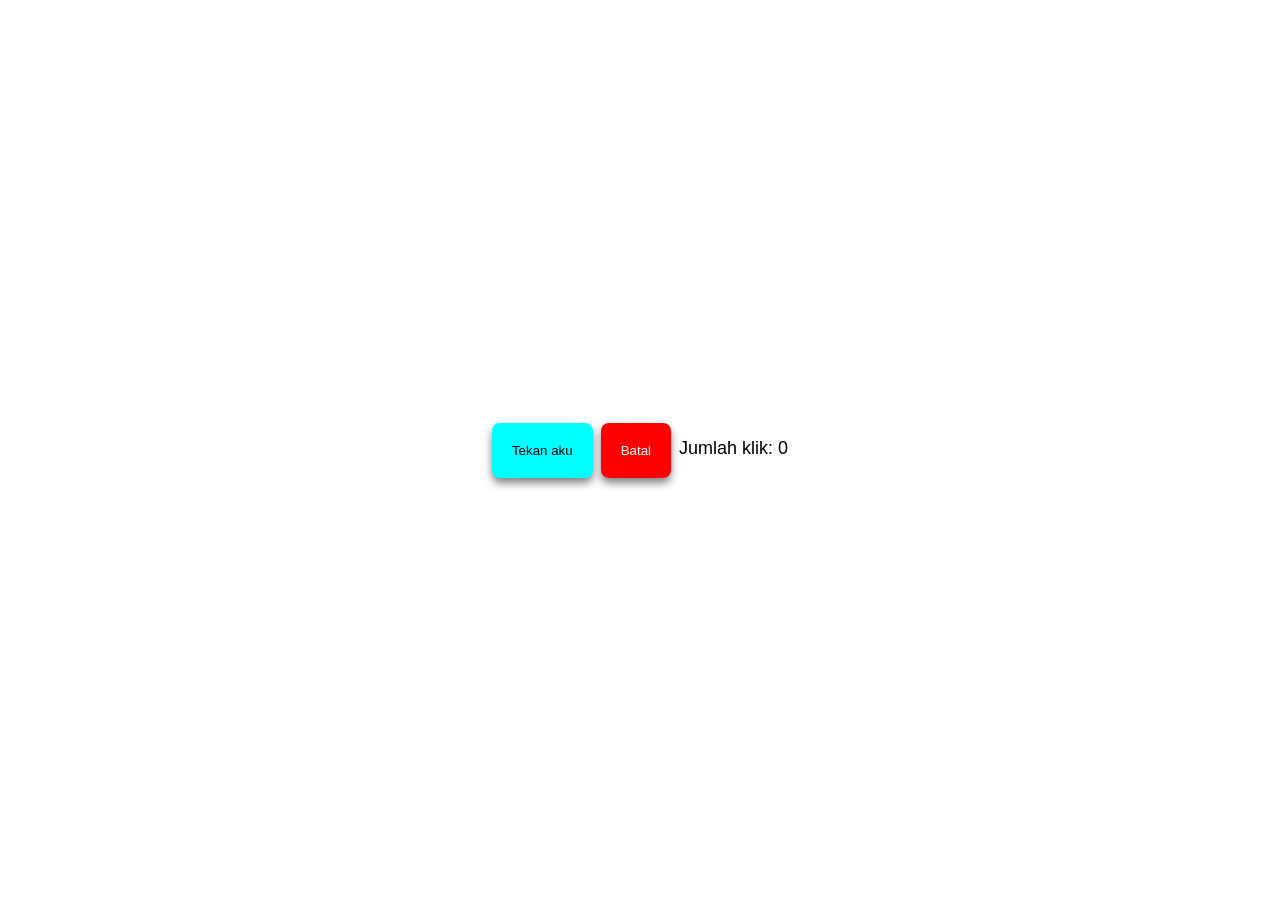
<file: index.html>
<!DOCTYPE html>
<html lang="id">
<head>
    <meta charset="UTF-8">
    <meta name="viewport" content="width=device-width, initial-scale=1.0">
    <title>Button</title>
    <link rel="stylesheet" href="style.css">
</head>
<body>
    <button id="myBtn">Tekan aku</button>
    <button id="resetBtn">Batal</button>
    <p id="counter">Jumlah klik: 0</p>

    <script src="script.js"></script>
</body>
</html>
</file>
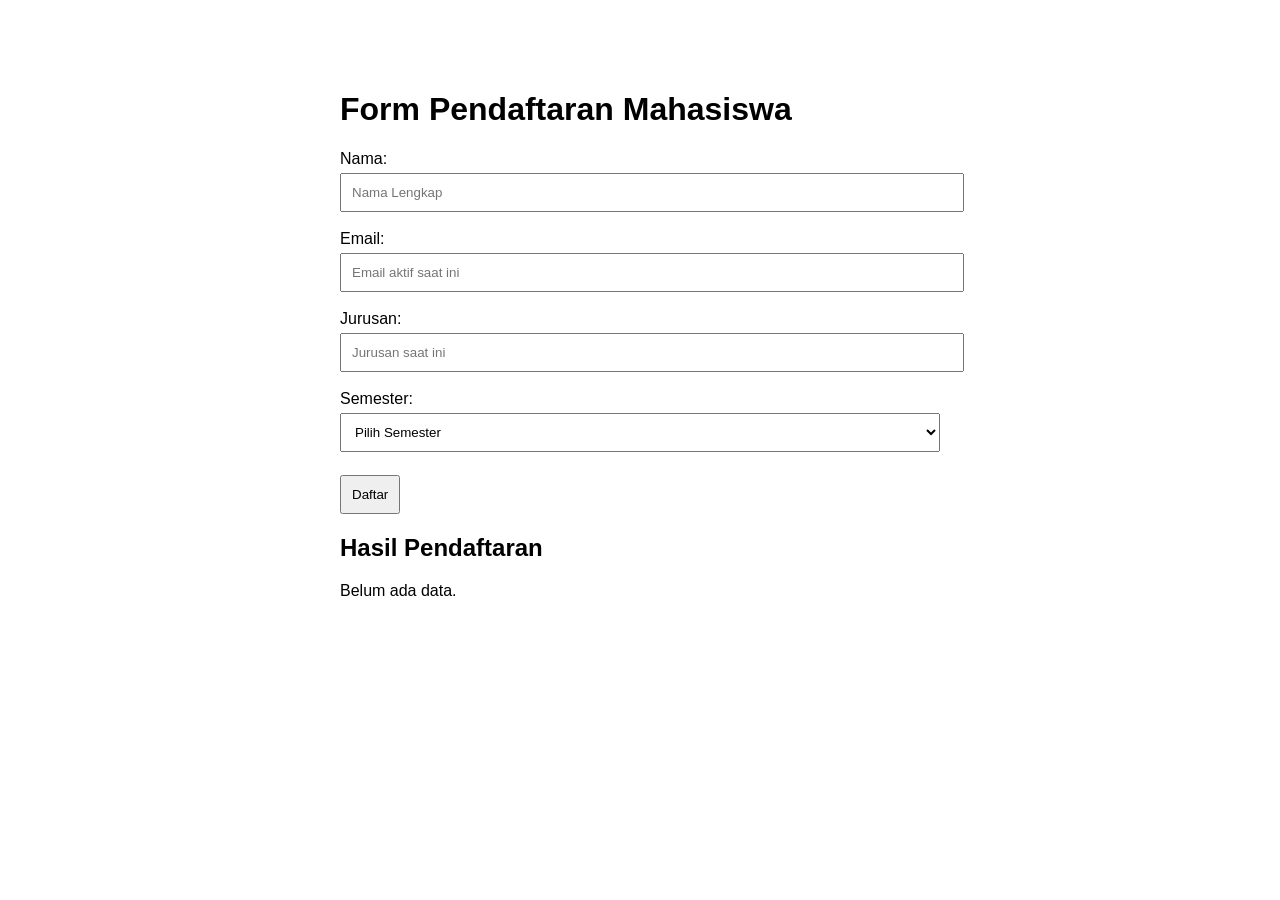
<file: Form Pendaftaran Mahasiswa (sederhana)/index.html>
<!DOCTYPE html>
<html lang="id">
<head>
    <meta charset="UTF-8">
    <meta name="viewport" content="width=device-width, initial-scale=1.0">

    <title>Form Pendaftaran Mahasiswa</title>

    <link rel="stylesheet" href="style.css">
</head>

<body>

    <h1>Form Pendaftaran Mahasiswa</h1>

    <form id="form">

        <label for="nama">Nama:</label>
        <input type="text" id="nama" placeholder="Nama Lengkap">

        <br><br>

        <label for="email">Email:</label>
        <input type="email" id="email" placeholder="Email aktif saat ini">

        <br><br>

        <label for="jurusan">Jurusan:</label>
        <input type="text" id="jurusan" placeholder="Jurusan saat ini">

        <br><br>

        <label for="semester">Semester:</label>
        <select id="semester">
            <option value="">Pilih Semester</option>
            <option value="1">Semester 1</option>
            <option value="2">Semester 2</option>
            <option value="3">Semester 3</option>
            <option value="4">Semester 4</option>
            <option value="5">Semester 5</option>
            <option value="6">Semester 6</option>
            <option value="7">Semester 7</option>
            <option value="8">Semester 8</option>
        </select>

        <br><br>

        <button type="submit">Daftar</button>

    </form>

    <h2>Hasil Pendaftaran</h2>

    <p id="hasil">Belum ada data.</p>

    <script src="script.js"></script>

</body>
</html>
</file>
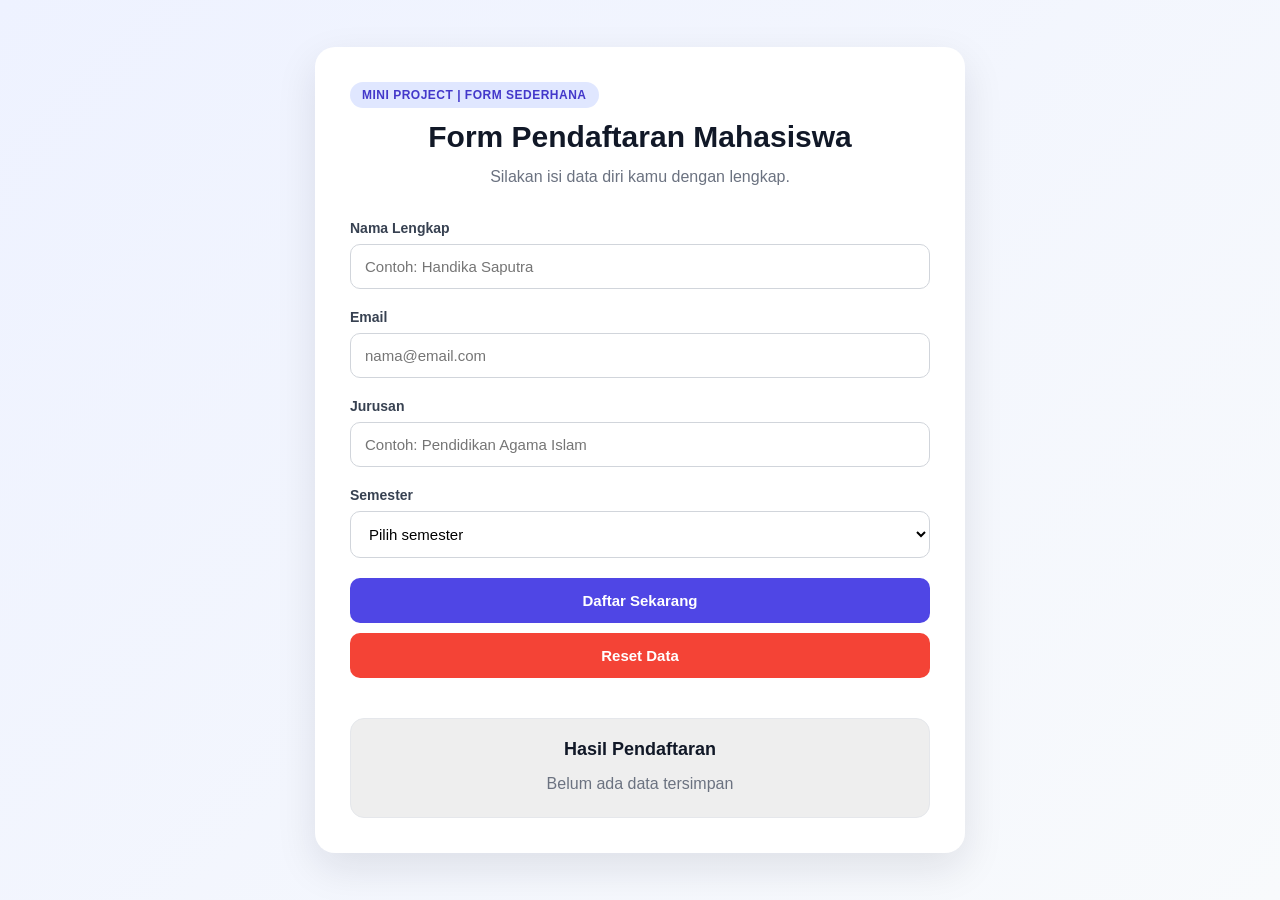
<file: Form Pendaftaran Mahasiswa/index.html>
<!doctype html>
<html lang="id">
  <head>
    <meta charset="UTF-8" />
    <meta name="viewport" content="width=device-width, initial-scale=1.0" />

    <title>Form Pendaftaran Mahasiswa</title>

    <link rel="stylesheet" href="style.css" />
  </head>

  <body>
    <main class="container">
      <section class="card">
        <div class="header">
          <p class="badge">MINI PROJECT | FORM SEDERHANA</p>

          <h1>Form Pendaftaran Mahasiswa</h1>

          <p>Silakan isi data diri kamu dengan lengkap.</p>
        </div>

        <form id="form">
          <div class="form-group">
            <label for="nama">Nama Lengkap</label>

            <input
              type="text"
              id="nama"
              placeholder="Contoh: Handika Saputra"
              required
            />
          </div>

          <div class="form-group">
            <label for="email">Email</label>

            <input type="email" id="email" placeholder="nama@email.com" required />
          </div>

          <div class="form-group">
            <label for="jurusan">Jurusan</label>

            <input
              type="text"
              id="jurusan"
              placeholder="Contoh: Pendidikan Agama Islam"
              required
            />
          </div>

          <div class="form-group">
            <label for="semester">Semester</label>

            <select id="semester" required>
              <option value="">Pilih semester</option>
              <option value="1">Semester 1</option>
              <option value="2">Semester 2</option>
              <option value="3">Semester 3</option>
              <option value="4">Semester 4</option>
              <option value="5">Semester 5</option>
              <option value="6">Semester 6</option>
              <option value="7">Semester 7</option>
              <option value="8">Semester 8</option>
            </select>
          </div>

          <button type="submit" id="submitButton">Daftar Sekarang</button>
          <button type="reset" id="resetButton">Reset Data</button>
        </form>

        <div class="result" id="result">
          <h2>Hasil Pendaftaran</h2>

          <p id="hasil">Data pendaftaran akan muncul di sini.</p>
        </div>
      </section>
    </main>

    <script src="script.js"></script>
  </body>
</html>
</file>
<file: style.css>
body {
  display: flex;
  justify-content: center;
  align-items: center;
  gap: 0.5rem;
  height: 100vh;
  margin: 0;
}

button {
  padding: 20px;
  border: none;
  box-shadow: 0 5px 8px grey;
  border-radius: 8px;
  background-color:aqua;
  cursor: pointer;
}
#resetBtn {
  background-color: red;
  color: white;
}
#resetBtn:hover {
  background-color: darkred;
}
#counter {
  margin-top: 15px;
  font-size: 18px;
  font-family: sans-serif;
}

button:hover {
  transform: translateY(-10px);
  box-shadow: 0 10px 15px rgb(108, 93, 93);
  transition:
    transform 0.2s ease,
    box-shadow 0.2s ease;
}
</file>
<file: Form Pendaftaran Mahasiswa (sederhana)/style.css>
body {
    font-family: Arial, sans-serif;
    max-width: 600px;
    margin: 50px auto;
    padding: 20px;
}

input,
select,
button {
    padding: 10px;
    margin-top: 5px;
}

input,
select {
    width: 100%;
}

button {
    cursor: pointer;
}
</file>
<file: Form Pendaftaran Mahasiswa/style.css>
* {
    margin: 0;
    padding: 0;
    box-sizing: border-box;
}

body {
    font-family: Arial, sans-serif;
    min-height: 100vh;

    display: flex;
    justify-content: center;
    align-items: center;

    background: linear-gradient(
        135deg,
        #eef2ff,
        #f8fafc
    );

    padding: 20px;
}

.container {
    width: 100%;
    max-width: 650px;
}

.card {
    background: white;
    padding: 35px;

    border-radius: 20px;

    box-shadow:
        0 15px 40px rgba(15, 23, 42, 0.10);
}

.header {
    margin-bottom: 30px;
}

.badge {
    display: inline-block;

    margin-bottom: 12px;
    padding: 6px 12px;

    border-radius: 999px;

    background: #e0e7ff;
    color: #4338ca;

    font-size: 12px;
    font-weight: bold;
    letter-spacing: 0.5px;
}

.header h1 {
    margin-bottom: 10px;
    text-align: center;
    color: #111827;
    font-size: 30px;
}

.header p:last-child {
    text-align: center;
    color: #6b7280;
    line-height: 1.6;
}

.form-group {
    margin-bottom: 20px;
}

.form-group label {
    display: block;

    margin-bottom: 8px;

    color: #374151;
    font-size: 14px;
    font-weight: 600;
}

.form-group input,
.form-group select {
    width: 100%;

    padding: 13px 14px;

    border: 1px solid #d1d5db;
    border-radius: 10px;

    background: #ffffff;

    font-size: 15px;

    outline: none;

    transition: 0.2s;
}

.form-group input:focus,
.form-group select:focus {
    border-color: #6366f1;

    box-shadow:
        0 0 0 3px rgba(99, 102, 241, 0.12);
}

#submitButton {
    width: 100%;

    padding: 14px;

    margin-bottom: 10px;

    border: none;
    border-radius: 10px;

    background: #4f46e5;
    color: white;

    font-size: 15px;
    font-weight: bold;

    cursor: pointer;

    transition: 0.2s;
}

#submitButton:hover {
    background: #4338ca;
}

#resetButton {
    width: 100%;

    padding: 14px;

    margin-bottom: 10px;

    border: none;
    border-radius: 10px;

    background: #F44336;
    color: white;

    font-size: 15px;
    font-weight: bold;

    cursor: pointer;

    transition: 0.2s;
}

#resetButton:hover {
    background: #D32F2F;
}

button:active {
    transform: scale(0.98);
}

.result {
    text-align: center;
    margin-top: 30px;
    padding: 20px;

    border-radius: 14px;

    background: #EEEEEE;

    border: 1px solid #e5e7eb;
}

.result h2 {
    margin-bottom: 10px;

    color: #111827;
    font-size: 18px;
}

.result p {
    color: #6b7280;
    line-height: 1.7;
}


/* Responsive */

@media (max-width: 600px) {

    .card {
        padding: 25px 20px;
    }

    .header h1 {
        font-size: 24px;
    }

}
</file>
